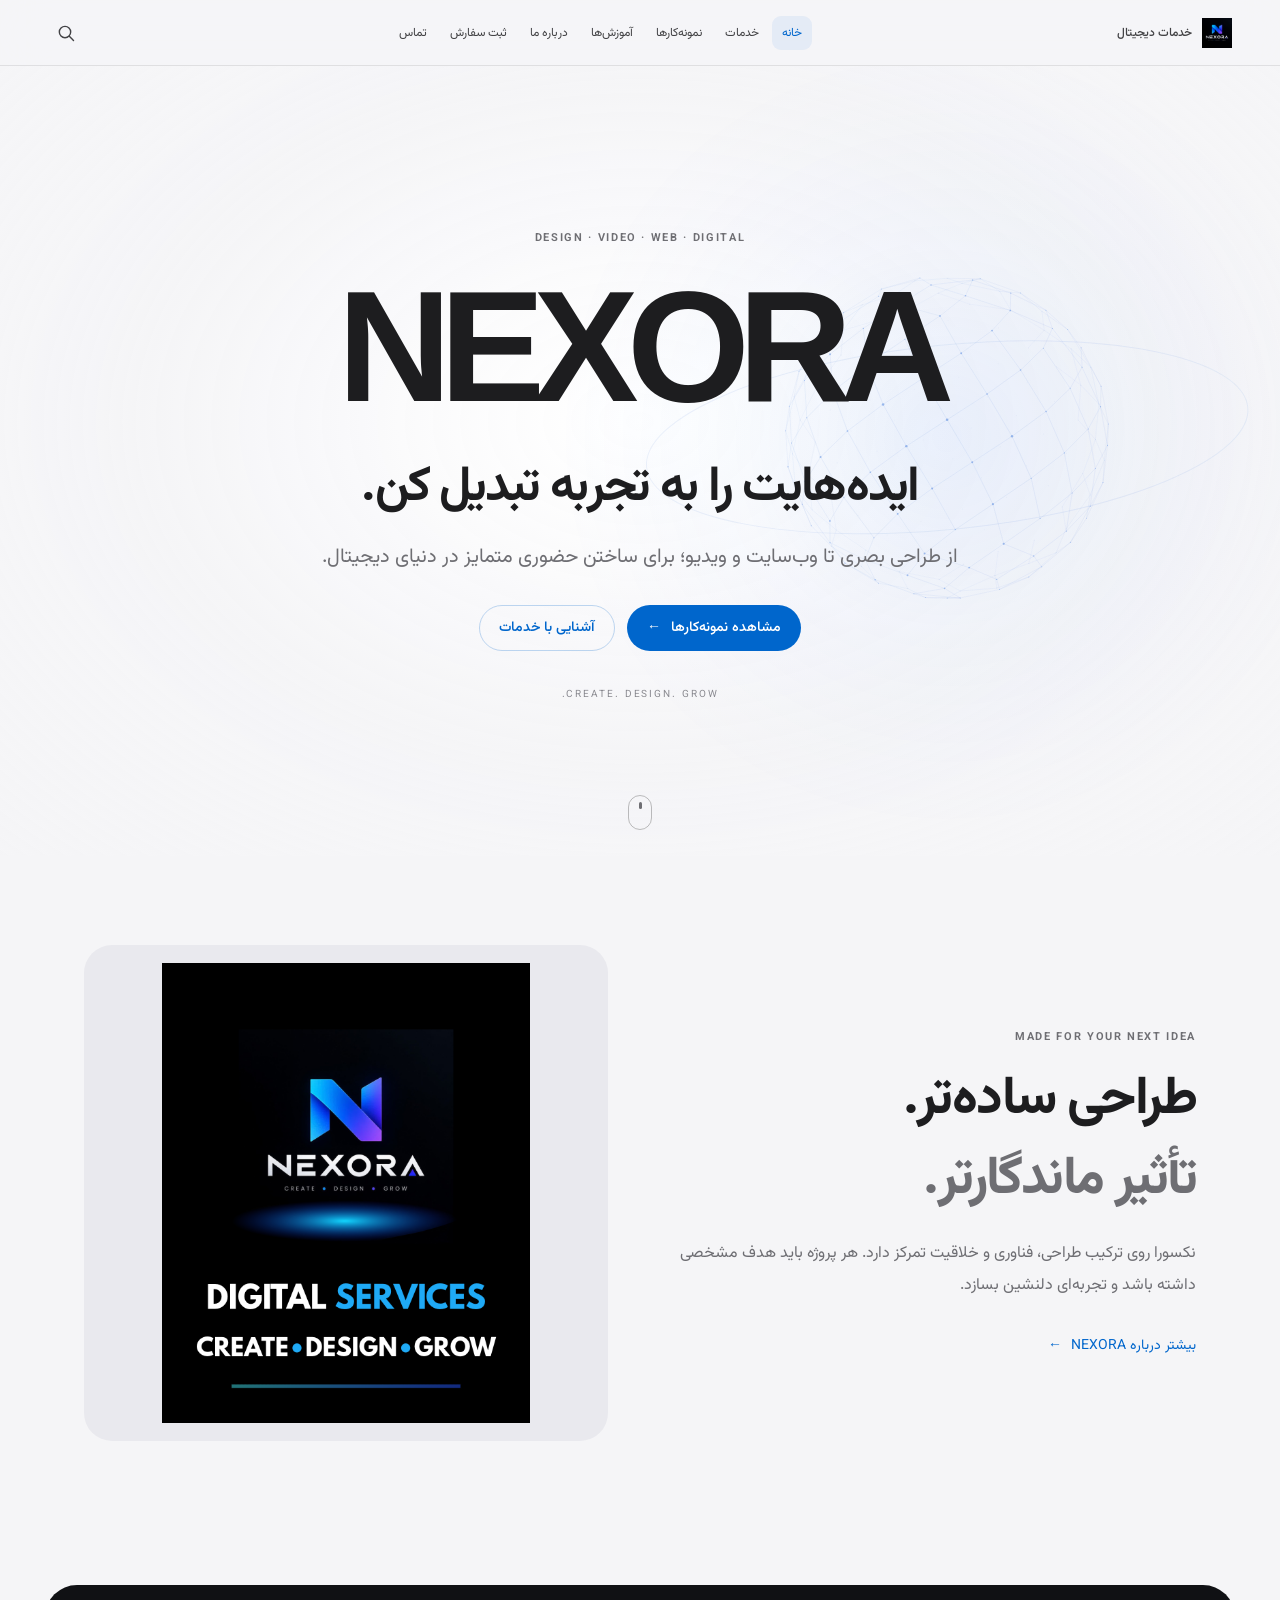
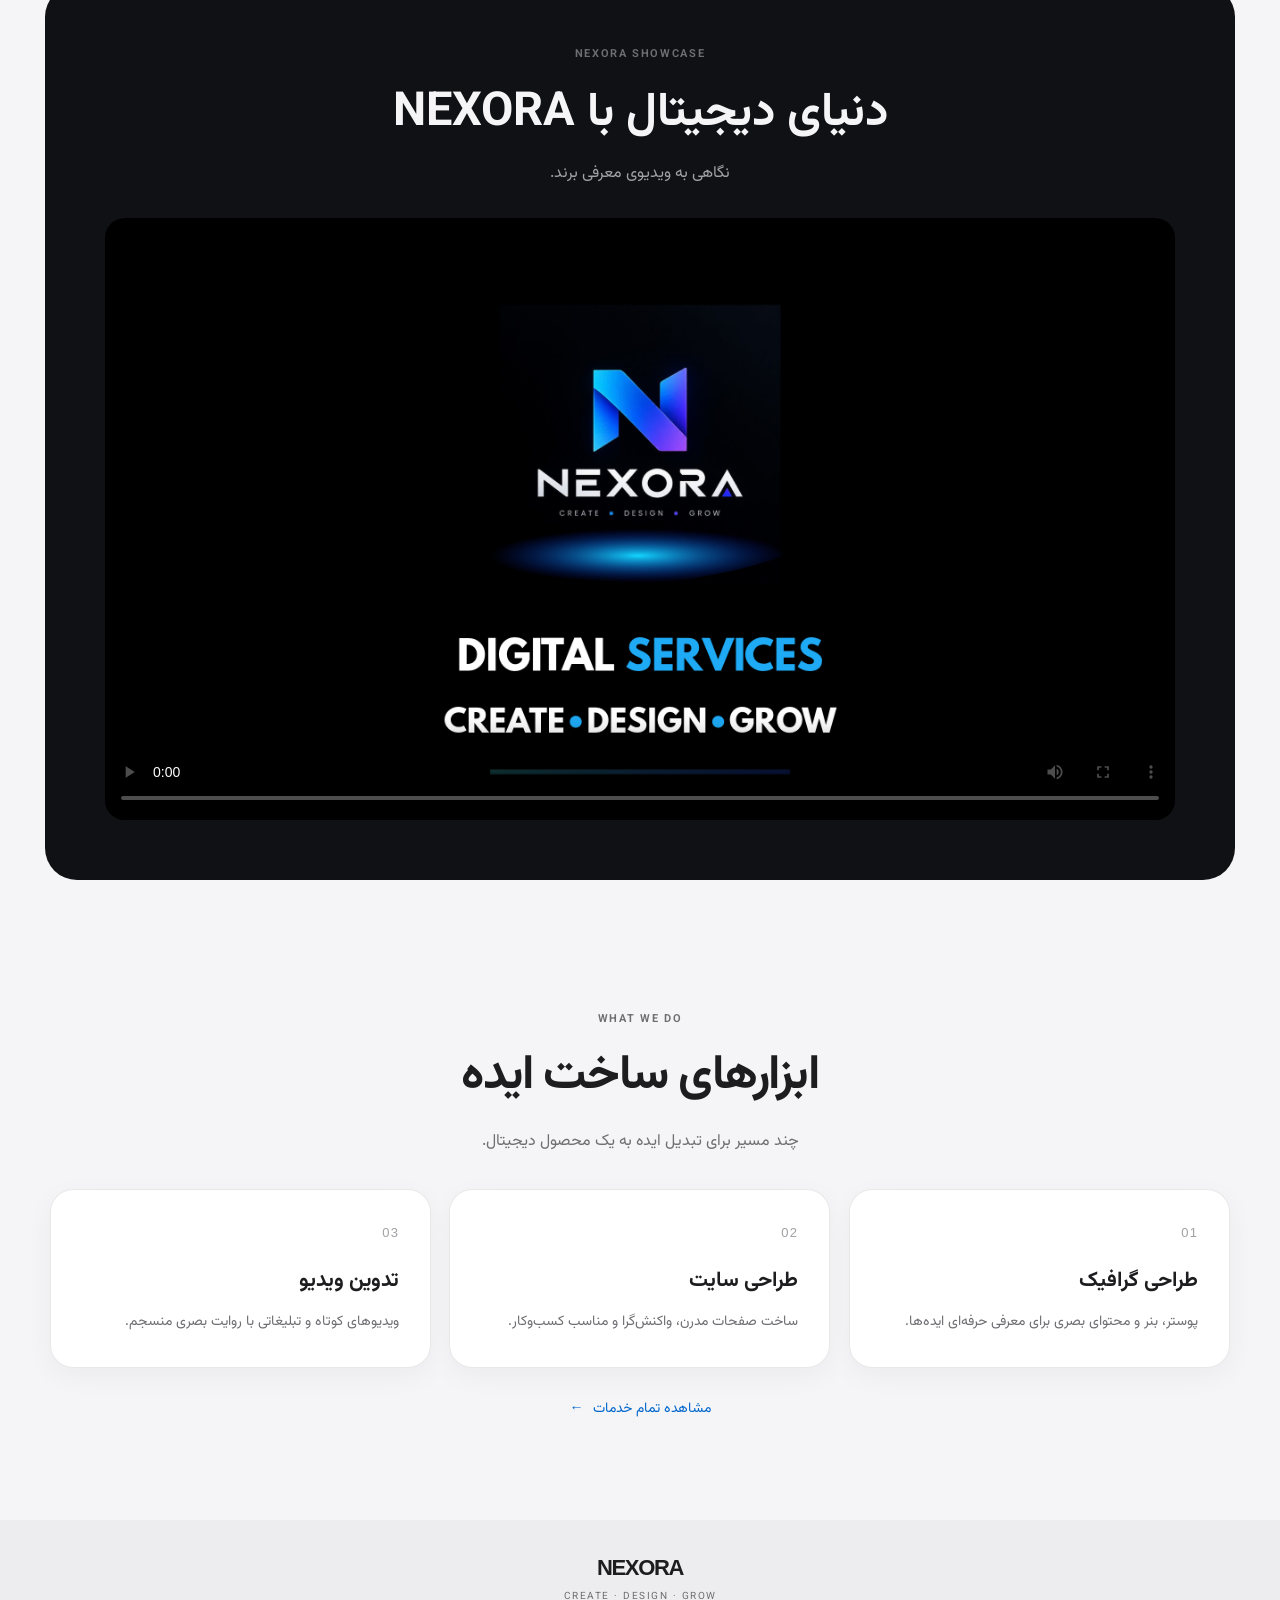
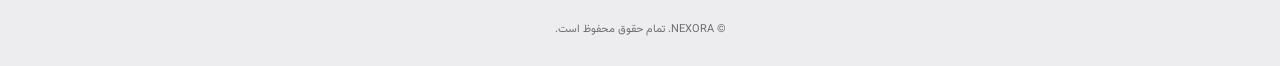
<file: index.html>
<!DOCTYPE html>
<html lang="fa" dir="rtl">
<head>
    <meta charset="UTF-8">
    <meta name="viewport" content="width=device-width, initial-scale=1">

    <title>NEXORA | خدمات دیجیتال</title>

    <meta name="description" content="NEXORA؛ طراحی گرافیک، طراحی سایت، تدوین ویدیو، سئو و خدمات دیجیتال.">
    <meta name="theme-color" content="#f5f5f7">
    <meta name="robots" content="index, follow">
    <meta name="google-site-verification" content="-nJFPMULJXAHZ6bZE1NxKNltCcRmu9CExC5oAuJn1ng" />

    <link rel="canonical" href="https://nexora.ir/">
    <link rel="icon" href="images/nexora-logo.png" type="image/png">
    <link rel="apple-touch-icon" href="images/nexora-logo.png">

    <link rel="preconnect" href="https://fonts.googleapis.com">
    <link rel="preconnect" href="https://fonts.gstatic.com" crossorigin>
    <link href="https://fonts.googleapis.com/css2?family=Vazirmatn:wght@100..900&display=swap" rel="stylesheet">

    <link rel="stylesheet" href="style.css">
    <link rel="stylesheet" href="nexora-3d.css">
</head>

<body>

<header class="site-header">
    <a class="brand" href="#home" data-page="home" aria-label="صفحه اصلی NEXORA">
        <img src="images/nexora-logo.png" alt="NEXORA">
        <span>خدمات دیجیتال</span>
    </a>

    <nav class="top-nav" id="mainNav" aria-label="منوی اصلی">
        <a class="menu-btn active" href="#home" data-page="home">خانه</a>
        <a class="menu-btn" href="#services" data-page="services">خدمات</a>
        <a class="menu-btn" href="#portfolio" data-page="portfolio">نمونه‌کارها</a>
        <a class="menu-btn" href="#tutorials" data-page="tutorials">آموزش‌ها</a>
        <a class="menu-btn" href="#about" data-page="about">درباره ما</a>
        <a class="menu-btn" href="#order" data-page="order">ثبت سفارش</a>
        <a class="menu-btn" href="#contact" data-page="contact">تماس</a>
    </nav>

    <div class="header-actions">
        <button class="search-button" id="searchBtn" type="button" aria-label="جست‌وجو">
            <svg viewBox="0 0 24 24" aria-hidden="true">
                <circle cx="10.8" cy="10.8" r="6.8"></circle>
                <path d="m16 16 5 5"></path>
            </svg>
        </button>
    </div>
</header>

<section class="search-panel" id="searchPanel" aria-label="جست‌وجو در سایت">
    <div class="search-input-row">
        <input id="siteSearch" type="search" placeholder="جست‌وجو در نمونه‌کارها..." autocomplete="off">
        <button id="searchClose" type="button" aria-label="بستن">×</button>
    </div>
    <div class="search-results" id="searchResults"></div>
</section>

<main id="siteMain">

    <!-- صفحه خانه -->
    <section class="page active-page" id="home">

        <div class="hero-stage">
            <canvas id="nx3d" aria-hidden="true"></canvas>

            <div class="hero-copy">
                <p class="eyebrow">DESIGN · VIDEO · WEB · DIGITAL</p>

                <h1>NEXORA</h1>

                <h2>ایده‌هایت را به تجربه تبدیل کن.</h2>

                <p class="hero-description">
                    از طراحی بصری تا وب‌سایت و ویدیو؛
                    برای ساختن حضوری متمایز در دنیای دیجیتال.
                </p>

                <div class="hero-actions">
                    <a class="button-primary" href="#portfolio" data-page="portfolio">
                        مشاهده نمونه‌کارها
                        <span aria-hidden="true">←</span>
                    </a>

                    <a class="button-secondary" href="#services" data-page="services">
                        آشنایی با خدمات
                    </a>
                </div>

                <p class="hero-caption">CREATE. DESIGN. GROW.</p>
            </div>

            <a class="scroll-indicator" href="#services" data-page="services" aria-label="مشاهده بخش بعدی">
                <span></span>
            </a>
        </div>

        <div class="feature-section">
            <div class="feature-copy">
                <p class="eyebrow">MADE FOR YOUR NEXT IDEA</p>
                <h2>طراحی ساده‌تر.
                    <span>تأثیر ماندگارتر.</span>
                </h2>
                <p>
                    نکسورا روی ترکیب طراحی، فناوری و خلاقیت تمرکز دارد.
                    هر پروژه باید هدف مشخصی داشته باشد و تجربه‌ای دلنشین بسازد.
                </p>

                <a class="text-link" href="#about" data-page="about">
                    بیشتر درباره NEXORA
                    <span aria-hidden="true">←</span>
                </a>
            </div>

            <div class="feature-visual">
                <img src="images/nexora-poster.png" alt="نمونه طراحی برند NEXORA" loading="lazy">
            </div>
        </div>

        <section class="video-section">
            <p class="eyebrow">NEXORA SHOWCASE</p>
            <h2>دنیای دیجیتال با NEXORA</h2>
            <p>نگاهی به ویدیوی معرفی برند.</p>

            <video class="main-video" controls playsinline preload="metadata" poster="images/nexora-poster.png">
                <source src="videos/nexora.mp4" type="video/mp4">
                مرورگر شما از پخش ویدیو پشتیبانی نمی‌کند.
            </video>
        </section>

        <section class="home-services">
            <div class="section-heading">
                <p class="eyebrow">WHAT WE DO</p>
                <h2>ابزارهای ساخت ایده</h2>
                <p>چند مسیر برای تبدیل ایده به یک محصول دیجیتال.</p>
            </div>

            <div class="service-grid">
                <article class="service-card">
                    <span class="service-number">01</span>
                    <h3>طراحی گرافیک</h3>
                    <p>پوستر، بنر و محتوای بصری برای معرفی حرفه‌ای ایده‌ها.</p>
                </article>

                <article class="service-card">
                    <span class="service-number">02</span>
                    <h3>طراحی سایت</h3>
                    <p>ساخت صفحات مدرن، واکنش‌گرا و مناسب کسب‌وکار.</p>
                </article>

                <article class="service-card">
                    <span class="service-number">03</span>
                    <h3>تدوین ویدیو</h3>
                    <p>ویدیوهای کوتاه و تبلیغاتی با روایت بصری منسجم.</p>
                </article>
            </div>

            <a class="text-link centered-link" href="#services" data-page="services">
                مشاهده تمام خدمات
                <span aria-hidden="true">←</span>
            </a>
        </section>
    </section>

    <!-- صفحه خدمات -->
    <section class="page" id="services">
        <div class="page-heading">
            <p class="eyebrow">OUR SERVICES</p>
            <h1>خدمات NEXORA</h1>
            <p>خدمات دیجیتال برای ساخت و رشد ایده‌های شما.</p>
        </div>

        <div class="service-grid full-service-grid">
            <article class="service-card">
                <span class="service-number">01</span>
                <h2>طراحی گرافیک</h2>
                <p>طراحی پوستر، پست شبکه‌های اجتماعی، بنر و محتوای بصری.</p>
            </article>

            <article class="service-card">
                <span class="service-number">02</span>
                <h2>طراحی سایت</h2>
                <p>ساخت سایت‌های مدرن، واکنش‌گرا و مناسب معرفی کسب‌وکار.</p>
            </article>

            <article class="service-card">
                <span class="service-number">03</span>
                <h2>تدوین ویدیو</h2>
                <p>تدوین ویدیوهای کوتاه برای تبلیغات و شبکه‌های اجتماعی.</p>
            </article>

            <article class="service-card">
                <span class="service-number">04</span>
                <h2>بهینه‌سازی SEO</h2>
                <p>بهبود ساختار محتوا و اصول اولیه بهینه‌سازی برای موتورهای جست‌وجو.</p>
            </article>

            <article class="service-card">
                <span class="service-number">05</span>
                <h2>خدمات هوش مصنوعی</h2>
                <p>ایده‌پردازی، کمک به تولید محتوا و استفاده خلاقانه از ابزارهای AI.</p>
            </article>
        </div>

        <div class="simple-cta">
            <h2>ایده‌ای برای ساخت داری؟</h2>
            <p>جزئیات پروژه‌ات را بفرست تا مسیر شروع مشخص شود.</p>
            <a class="button-primary" href="#order" data-page="order">ثبت سفارش</a>
        </div>
    </section>

    <!-- صفحه نمونه‌کارها -->
    <section class="page" id="portfolio">
        <div class="page-heading">
            <p class="eyebrow">SELECTED PROJECTS</p>
            <h1>نمونه‌کارها</h1>
            <p>مجموعه‌ای از طراحی‌ها، ویدیوها و تمرین‌های دیجیتال نکسورا.</p>
        </div>

        <div class="notice">
            نمونه‌های مربوط به برندهای دیگر، پروژه‌های تمرینی یا مفهومی هستند
            و به معنی همکاری رسمی با آن برندها نیستند.
        </div>

        <div class="portfolio-grid" id="portfolioGrid" aria-live="polite">
            <p class="loading-message">در حال بارگذاری نمونه‌کارها...</p>
        </div>
    </section>

    <!-- صفحه آموزش‌ها -->
    <section class="page" id="tutorials">
        <div class="page-heading">
            <p class="eyebrow">LEARN AND CREATE</p>
            <h1>آموزش‌ها</h1>
            <p>یادگیری قدم‌به‌قدم ابزارهای موردنیاز برای ساخت پروژه دیجیتال.</p>
        </div>

        <div class="tutorial-list">
            <details class="tutorial-card">
                <summary>آموزش طراحی با Canva</summary>
                <ol>
                    <li>انتخاب اندازه مناسب طراحی</li>
                    <li>انتخاب تصویر و پس‌زمینه</li>
                    <li>ترکیب رنگ‌ها و ایجاد سلسله‌مراتب بصری</li>
                    <li>انتخاب فونت خوانا</li>
                    <li>ساخت و خروجی گرفتن از طرح</li>
                </ol>
            </details>

            <details class="tutorial-card">
                <summary>آموزش تدوین با CapCut</summary>
                <ol>
                    <li>وارد کردن ویدیو</li>
                    <li>برش قسمت‌های اضافی</li>
                    <li>تنظیم صدا و موسیقی</li>
                    <li>استفاده متعادل از افکت و انتقال</li>
                    <li>گرفتن خروجی مناسب پلتفرم مقصد</li>
                </ol>
            </details>

            <details class="tutorial-card">
                <summary>آموزش ابزارهای هوش مصنوعی</summary>
                <ol>
                    <li>تبدیل ایده به توضیح دقیق</li>
                    <li>نوشتن دستور روشن و مشخص</li>
                    <li>بررسی خروجی و اصلاح اشکالات</li>
                    <li>استفاده از خروجی در پروژه‌های واقعی</li>
                </ol>
            </details>
        </div>
    </section>

    <!-- صفحه درباره ما -->
    <section class="page" id="about">
        <div class="page-heading">
            <p class="eyebrow">ABOUT NEXORA</p>
            <h1>سادگی، خلاقیت و فناوری</h1>
            <p>NEXORA یک برند دیجیتال در مسیر یادگیری و ساخت تجربه‌های مدرن است.</p>
        </div>

        <div class="about-panel">
            <div>
                <p class="eyebrow">OUR APPROACH</p>
                <h2>هر جزئیات باید دلیلی داشته باشد.</h2>
            </div>
            <div>
                <p>
                    نکسورا روی طراحی گرافیک، طراحی سایت، تدوین ویدیو،
                    بهینه‌سازی SEO و ابزارهای هوش مصنوعی تمرکز دارد.
                </p>
                <p>
                    هدف این پروژه، ساخت تجربه‌های دیجیتال کاربردی با ظاهر مرتب،
                    عملکرد مناسب و توجه به جزئیات است.
                </p>
                <p>
                    تعدادی از نمونه‌کارها آموزشی و مفهومی هستند و برای تمرین
                    طراحی و توسعه ساخته شده‌اند.
                </p>
            </div>
        </div>
    </section>

    <!-- صفحه ثبت سفارش -->
    <section class="page" id="order">
        <div class="page-heading">
            <p class="eyebrow">START A PROJECT</p>
            <h1>بیایید ایده‌ات را بسازیم.</h1>
            <p>مشخصات پروژه را وارد کن؛ سپس بات تلگرام باز می‌شود و متن سفارش برای ارسال آماده خواهد بود.</p>
        </div>

        <div class="order-panel">
            <form id="orderForm">
                <label for="orderService">خدمت موردنظر</label>
                <select id="orderService" name="service" required>
                    <option value="طراحی گرافیک">طراحی گرافیک</option>
                    <option value="طراحی سایت">طراحی سایت</option>
                    <option value="تدوین ویدیو">تدوین ویدیو</option>
                    <option value="بهینه‌سازی SEO">بهینه‌سازی SEO</option>
                    <option value="خدمات هوش مصنوعی">خدمات هوش مصنوعی</option>
                </select>

                <label for="orderName">نام شما (اختیاری)</label>
                <input id="orderName" name="name" type="text" autocomplete="name" placeholder="نام">

                <label for="orderDescription">توضیح پروژه</label>
                <textarea id="orderDescription" name="description" rows="5" required placeholder="مثلاً: یک پوستر تبلیغاتی با رنگ‌بندی آبی و مشکی..."></textarea>

                <label for="orderPreview">متن سفارش</label>
                <textarea id="orderPreview" rows="6" readonly placeholder="متن سفارش پس از تکمیل اطلاعات اینجا نمایش داده می‌شود."></textarea>

                <button class="button-primary" type="submit">باز کردن بات و ارسال سفارش</button>
                <p id="orderStatus" class="form-status" role="status"></p>
            </form>
        </div>

        <div class="price-panel">
            <h2>خدمات و قیمت‌های تقریبی</h2>
            <p>قیمت نهایی به جزئیات پروژه بستگی دارد.</p>

            <div class="price-row">
                <span>طراحی گرافیک</span>
                <strong>۵۰ تا ۳۰۰ هزار تومان</strong>
            </div>
            <div class="price-row">
                <span>طراحی سایت ساده</span>
                <strong>توافقی</strong>
            </div>
            <div class="price-row">
                <span>تدوین ویدیو کوتاه</span>
                <strong>۲۰۰ تا ۵۰۰ هزار تومان</strong>
            </div>
            <div class="price-row">
                <span>خدمات SEO</span>
                <strong>توافقی</strong>
            </div>
            <div class="price-row">
                <span>خدمات هوش مصنوعی</span>
                <strong>توافقی</strong>
            </div>
        </div>
    </section>

    <!-- صفحه تماس -->
    <section class="page" id="contact">
        <div class="page-heading">
            <p class="eyebrow">GET IN TOUCH</p>
            <h1>در ارتباط باشیم.</h1>
            
        </div>

        <div class="contact-grid"><article class="contact-card">
                <h2>کانال تلگرام</h2>
                <p>اخبار، آموزش‌ها و نمونه‌کارهای جدید NEXORA.</p>
                <a data-link="telegram" href="#" target="_blank" rel="noopener">عضویت در کانال</a>
            </article>

            <article class="contact-card">
                <h2>بات تلگرام</h2>
                <p>دستیار هوشمند NEXORA برای پاسخ و ثبت سفارش.</p>
                <a data-link="telegramBot" href="#" target="_blank" rel="noopener">شروع گفتگو با بات</a>
            </article>

            <article class="contact-card">
                <h2>یوتیوب</h2>
                <p>ویدیوهای آموزشی طراحی، تبلیغات و تدوین.</p>
                <a data-link="youtube" href="#" target="_blank" rel="noopener">مشاهده کانال</a>
            </article></div>
    </section>

</main>

<footer class="site-footer">
    <a class="footer-brand" href="#home" data-page="home">NEXORA</a>
    <p>CREATE · DESIGN · GROW</p>
    <small>© NEXORA. تمام حقوق محفوظ است.</small>
</footer>

<button id="toTop" class="to-top" type="button" aria-label="بازگشت به بالا">↑</button>

<script src="data.js"></script>
<script src="nexora-enhancements.js" defer></script>
<script src="nexora-3d-full.js" defer></script>

</body>
</html>
</file>
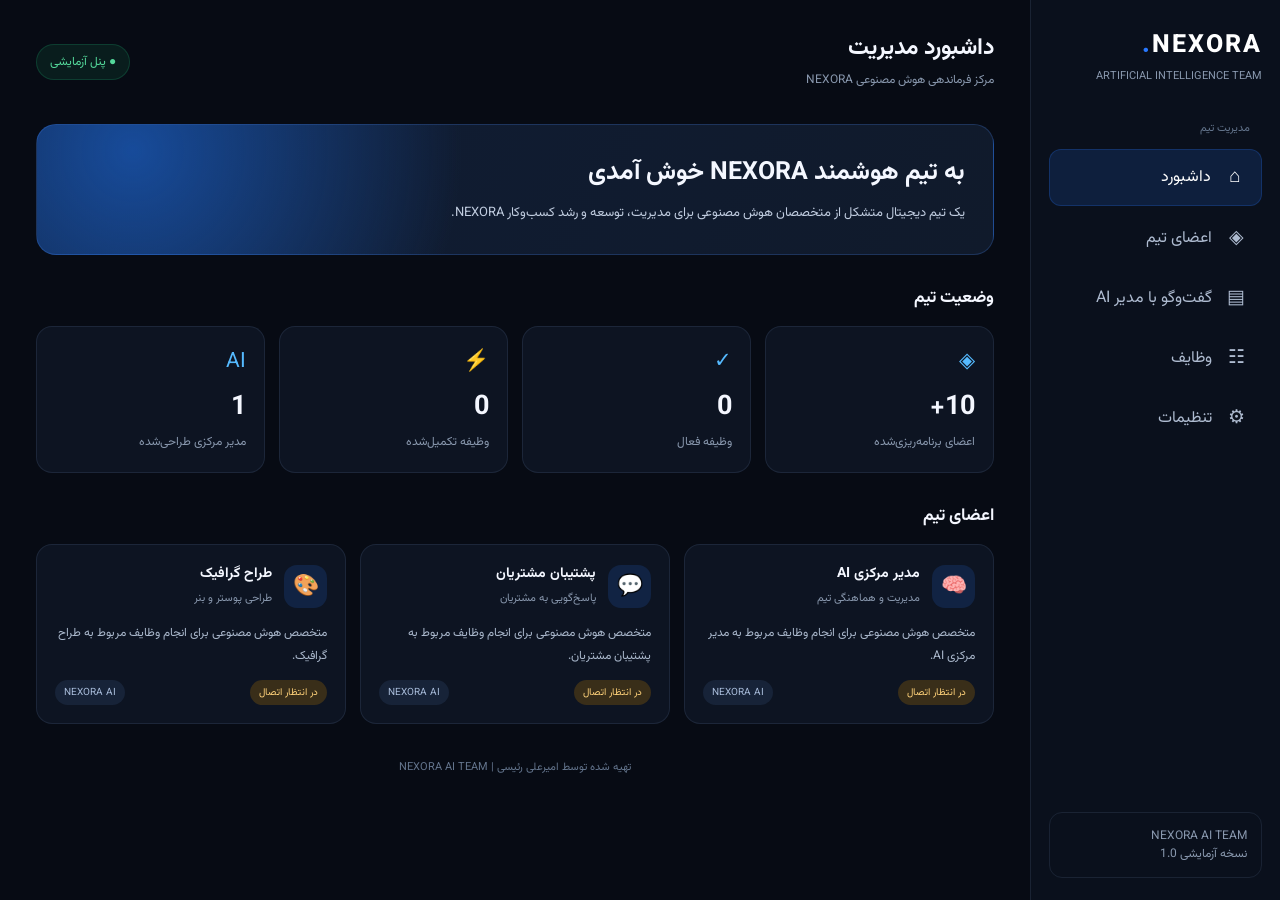
<file: team/index.html>
<!DOCTYPE html>
<html lang="fa" dir="rtl">
<head>
<meta charset="UTF-8">
<meta name="viewport" content="width=device-width, initial-scale=1.0">
<title>NEXORA AI TEAM</title>
<style>
@import url('https://fonts.googleapis.com/css2?family=Vazirmatn:wght@400;500;600;700;800&display=swap');

:root {
  --bg:#070b14;
  --panel:#0d1422;
  --panel2:#111c2d;
  --blue:#2878ff;
  --cyan:#55baff;
  --text:#f4f7ff;
  --muted:#8998ae;
  --border:rgba(130,160,210,.13);
}
*{box-sizing:border-box}
body{
  margin:0;background:var(--bg);color:var(--text);
  font-family:Vazirmatn,Tahoma,sans-serif;
}
button,input{font:inherit}
.layout{display:flex;min-height:100vh}
.sidebar{
  width:250px;background:#0a101c;border-left:1px solid var(--border);
  padding:26px 18px;position:fixed;right:0;top:0;bottom:0;
}
.logo{font-size:25px;font-weight:800;letter-spacing:2px;color:white}
.logo span{color:var(--blue)}
.sublogo{font-size:11px;color:var(--muted);margin-top:3px}
.menu-title{font-size:11px;color:#64758d;margin:35px 12px 12px}
.nav{
  width:100%;display:flex;align-items:center;gap:12px;
  padding:13px 14px;border:0;border-radius:12px;
  background:transparent;color:#aebbd0;text-align:right;
  cursor:pointer;margin:5px 0;transition:.2s;
}
.nav:hover,.nav.active{background:rgba(40,120,255,.15);color:white}
.nav.active{border:1px solid rgba(40,120,255,.22)}
.nav .ico{font-size:19px;width:24px;text-align:center}
.sidebar-bottom{
  position:absolute;bottom:22px;right:18px;left:18px;
  padding:14px;border:1px solid var(--border);border-radius:13px;
  color:var(--muted);font-size:12px;
}
.main{margin-right:250px;width:calc(100% - 250px);padding:30px 36px}
.topbar{display:flex;justify-content:space-between;align-items:center;gap:15px}
.topbar h1{font-size:23px;margin:0}
.topbar p{font-size:12px;color:var(--muted);margin:5px 0}
.status{
  background:rgba(30,190,120,.1);color:#54d99b;
  border:1px solid rgba(30,190,120,.2);
  border-radius:30px;padding:8px 13px;font-size:12px;
}
.welcome{
  margin-top:30px;padding:28px;border-radius:20px;
  background:radial-gradient(circle at 10% 20%,#174b9a 0%,transparent 38%),
  linear-gradient(120deg,#101d35,#101a2b);
  border:1px solid rgba(75,140,255,.22);
}
.welcome h2{font-size:25px;margin:0 0 8px}
.welcome p{color:#c1cde0;font-size:13px;line-height:2;margin:0}
.section-title{font-size:17px;margin:30px 0 15px}
.stats{display:grid;grid-template-columns:repeat(4,1fr);gap:14px}
.stat,.agent,.content-box{
  background:var(--panel);border:1px solid var(--border);
  border-radius:16px;padding:18px;
}
.stat small{color:var(--muted);font-size:12px}
.stat strong{display:block;font-size:27px;margin-top:8px}
.stat .symbol{font-size:21px;color:var(--cyan)}
.agents{display:grid;grid-template-columns:repeat(3,1fr);gap:14px}
.agent{transition:.25s}
.agent:hover{transform:translateY(-4px);border-color:#2878ff66}
.agent-head{display:flex;align-items:center;gap:12px}
.avatar{
  width:43px;height:43px;border-radius:13px;
  display:grid;place-items:center;font-size:21px;
  background:rgba(40,120,255,.15)
}
.agent h3{font-size:14px;margin:0}
.agent small{font-size:11px;color:var(--muted)}
.agent p{font-size:12px;color:#aab8cc;line-height:1.9;min-height:44px}
.agent-foot{display:flex;justify-content:space-between;align-items:center}
.tag{font-size:10px;padding:5px 9px;border-radius:20px;background:#172338;color:#a9bddb}
.tag.wait{color:#ffd27a;background:#392e19}
.content-box{margin-top:15px}
.content-box p{font-size:12px;color:var(--muted);line-height:2}
.page{display:none}
.page.active{display:block}
.primary{
  background:var(--blue);color:white;border:0;border-radius:10px;
  padding:10px 17px;cursor:pointer;font-size:12px
}
.primary:hover{background:#1264ed}
.chat-row{display:flex;gap:9px;margin-top:15px}
.chat-row input{
  flex:1;min-width:0;background:#080f1b;border:1px solid var(--border);
  color:white;border-radius:10px;padding:12px;outline:none
}
.chat-row input:focus{border-color:var(--blue)}
#toast{
  position:fixed;bottom:25px;left:25px;background:#17263c;
  border:1px solid #2878ff66;padding:13px 18px;border-radius:12px;
  font-size:12px;display:none;z-index:10
}
footer{text-align:center;color:#64758d;font-size:11px;margin:35px 0 10px}
@media(max-width:950px){
 .sidebar{width:75px;padding:20px 10px}
 .logo{font-size:0}.logo span{font-size:22px}
 .sublogo,.menu-title,.nav .label,.sidebar-bottom{display:none}
 .nav{justify-content:center;padding:13px 5px}
 .main{margin-right:75px;width:calc(100% - 75px);padding:22px 16px}
 .stats{grid-template-columns:repeat(2,1fr)}
 .agents{grid-template-columns:repeat(2,1fr)}
}
@media(max-width:600px){
 .agents{grid-template-columns:1fr}
 .topbar h1{font-size:18px}
 .welcome h2{font-size:20px}
}
</style>
</head>
<body>
<div class="layout">
<aside class="sidebar">
  <div class="logo">NEXORA<span>.</span></div>
  <div class="sublogo">ARTIFICIAL INTELLIGENCE TEAM</div>

  <div class="menu-title">مدیریت تیم</div>
  <button class="nav active" data-page="dashboard"><span class="ico">⌂</span><span class="label">داشبورد</span></button>
  <button class="nav" data-page="agents"><span class="ico">◈</span><span class="label">اعضای تیم</span></button>
  <button class="nav" data-page="chat"><span class="ico">▤</span><span class="label">گفت‌وگو با مدیر AI</span></button>
  <button class="nav" data-page="tasks"><span class="ico">☷</span><span class="label">وظایف</span></button>
  <button class="nav" data-page="settings"><span class="ico">⚙</span><span class="label">تنظیمات</span></button>

  <div class="sidebar-bottom">NEXORA AI TEAM<br>نسخه آزمایشی 1.0</div>
</aside>

<main class="main">
  <div class="topbar">
    <div>
      <h1 id="pageTitle">داشبورد مدیریت</h1>
      <p>مرکز فرماندهی هوش مصنوعی NEXORA</p>
    </div>
    <div class="status">● پنل آزمایشی</div>
  </div>

  <section class="page active" id="dashboard">
    <div class="welcome">
      <h2>به تیم هوشمند NEXORA خوش آمدی</h2>
      <p>یک تیم دیجیتال متشکل از متخصصان هوش مصنوعی برای مدیریت، توسعه و رشد کسب‌وکار NEXORA.</p>
    </div>

    <h2 class="section-title">وضعیت تیم</h2>
    <div class="stats">
      <div class="stat"><span class="symbol">◈</span><strong>10+</strong><small>اعضای برنامه‌ریزی‌شده</small></div>
      <div class="stat"><span class="symbol">✓</span><strong>0</strong><small>وظیفه فعال</small></div>
      <div class="stat"><span class="symbol">⚡</span><strong>0</strong><small>وظیفه تکمیل‌شده</small></div>
      <div class="stat"><span class="symbol">AI</span><strong>1</strong><small>مدیر مرکزی طراحی‌شده</small></div>
    </div>

    <h2 class="section-title">اعضای تیم</h2>
    <div class="agents" id="dashboardAgents"></div>
  </section>

  <section class="page" id="agents">
    <h2 class="section-title">اعضای هوش مصنوعی</h2>
    <p style="color:var(--muted);font-size:12px">اعضای زیر در این نسخه معرفی شده‌اند؛ اتصال واقعی آن‌ها در مراحل بعد انجام می‌شود.</p>
    <div class="agents" id="allAgents"></div>
  </section>

  <section class="page" id="chat">
    <h2 class="section-title">گفت‌وگو با مدیر مرکزی AI</h2>
    <div class="content-box">
      <strong>مدیر هوش مصنوعی NEXORA</strong>
      <p>سلام! من مدیر مرکزی تیم NEXORA هستم. رابط گفت‌وگو آماده شده، اما هنوز به مدل هوش مصنوعی متصل نیستم.</p>
      <div id="chatMessages"></div>
      <div class="chat-row">
        <input id="chatInput" placeholder="پیامت را بنویس...">
        <button class="primary" id="sendBtn">ارسال</button>
      </div>
      <p>این گفت‌وگو در حال حاضر آزمایشی است و پیام‌ها به AI واقعی ارسال نمی‌شوند.</p>
    </div>
  </section>

  <section class="page" id="tasks">
    <h2 class="section-title">مدیریت وظایف</h2>
    <div class="content-box">
      <strong>هنوز وظیفه‌ای ثبت نشده است.</strong>
      <p>در مراحل بعدی، درخواست‌ها بین اعضای تیم تقسیم و وضعیت اجرای آن‌ها در این بخش نمایش داده می‌شود.</p>
    </div>
  </section>

  <section class="page" id="settings">
    <h2 class="section-title">تنظیمات تیم</h2>
    <div class="content-box">
      <strong>تنظیمات زیرساخت</strong>
      <p>اتصال n8n، سرویس‌های Cloudflare، مدل‌های هوش مصنوعی و تلگرام در مراحل بعد پیکربندی می‌شوند.</p>
      <p>هیچ کلید API یا رمز عبوری را داخل این فایل قرار نده.</p>
    </div>
  </section>

<footer>تهیه شده توسط امیرعلی رئیسی | NEXORA AI TEAM</footer>
</main>
</div>
<div id="toast"></div>

<script>
const agents = [
 {icon:"🧠",name:"مدیر مرکزی AI",role:"مدیریت و هماهنگی تیم",status:"در انتظار اتصال"},
 {icon:"💬",name:"پشتیبان مشتریان",role:"پاسخ‌گویی به مشتریان",status:"در انتظار اتصال"},
 {icon:"🎨",name:"طراح گرافیک",role:"طراحی پوستر و بنر",status:"در انتظار اتصال"},
 {icon:"📢",name:"مدیر تلگرام",role:"مدیریت و انتشار محتوا",status:"در انتظار اتصال"},
 {icon:"💼",name:"مدیر فروش",role:"پیگیری سفارش‌ها و فروش",status:"در انتظار اتصال"},
 {icon:"💻",name:"برنامه‌نویس",role:"توسعه سایت و ابزارها",status:"در انتظار اتصال"},
 {icon:"🌐",name:"مدیر وب‌سایت",role:"مدیریت سایت NEXORA",status:"در انتظار اتصال"},
 {icon:"✍️",name:"تولیدکننده محتوا",role:"نوشتن متن و ایده تبلیغاتی",status:"در انتظار اتصال"},
 {icon:"📈",name:"متخصص SEO",role:"بهینه‌سازی موتور جست‌وجو",status:"در انتظار اتصال"},
 {icon:"📊",name:"تحلیلگر",role:"گزارش و تحلیل عملکرد",status:"در انتظار اتصال"},
 {icon:"📋",name:"مدیر پروژه",role:"برنامه‌ریزی و پیگیری کارها",status:"در انتظار اتصال"}
];

function agentCard(a){
 return `<article class="agent">
  <div class="agent-head">
   <div class="avatar">${a.icon}</div>
   <div><h3>${a.name}</h3><small>${a.role}</small></div>
  </div>
  <p>متخصص هوش مصنوعی برای انجام وظایف مربوط به ${a.name}.</p>
  <div class="agent-foot"><span class="tag wait">${a.status}</span><span class="tag">NEXORA AI</span></div>
 </article>`;
}
document.getElementById("dashboardAgents").innerHTML=agents.slice(0,3).map(agentCard).join("");
document.getElementById("allAgents").innerHTML=agents.map(agentCard).join("");

const titles={
 dashboard:"داشبورد مدیریت",
 agents:"اعضای تیم",
 chat:"گفت‌وگو با مدیر AI",
 tasks:"مدیریت وظایف",
 settings:"تنظیمات"
};
document.querySelectorAll(".nav").forEach(btn=>{
 btn.addEventListener("click",()=>{
  document.querySelectorAll(".nav").forEach(b=>b.classList.remove("active"));
  document.querySelectorAll(".page").forEach(p=>p.classList.remove("active"));
  btn.classList.add("active");
  document.getElementById(btn.dataset.page).classList.add("active");
  document.getElementById("pageTitle").textContent=titles[btn.dataset.page];
 });
});

function notify(message){
 const toast=document.getElementById("toast");
 toast.textContent=message;
 toast.style.display="block";
 setTimeout(()=>toast.style.display="none",2800);
}
function sendMessage(){
 const input=document.getElementById("chatInput");
 const value=input.value.trim();
 if(!value)return;
 const messages=document.getElementById("chatMessages");
 const item=document.createElement("p");
 item.textContent="شما: "+value;
 item.style.cssText="color:#fff;background:#17263c;padding:10px;border-radius:10px";
 messages.appendChild(item);
 const answer=document.createElement("p");
 answer.textContent="مدیر AI: پیام شما ثبت نمایشی شد. برای پاسخ واقعی، باید اتصال هوش مصنوعی را راه‌اندازی کنیم.";
 answer.style.cssText="color:#8fc5ff;background:#101d30;padding:10px;border-radius:10px";
 messages.appendChild(answer);
 input.value="";
}
document.getElementById("sendBtn").addEventListener("click",sendMessage);
document.getElementById("chatInput").addEventListener("keydown",e=>{
 if(e.key==="Enter")sendMessage();
});
</script>
</body>
</html>
</file>
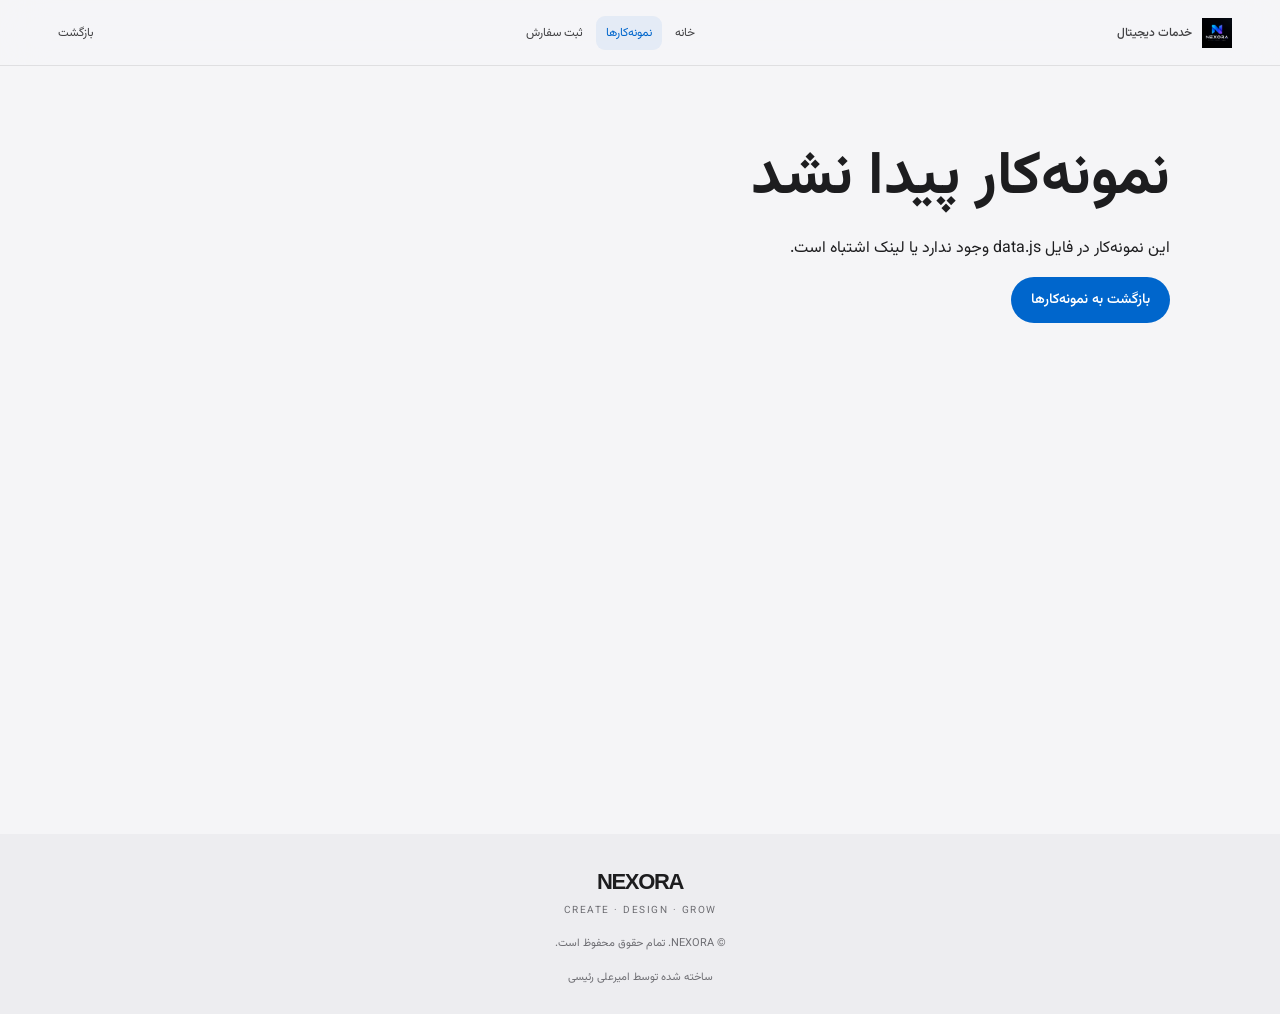
<file: portfolio.html>
<!DOCTYPE html>
<html lang="fa" dir="rtl">
<head>
    <meta charset="UTF-8">
    <meta name="viewport" content="width=device-width, initial-scale=1">

    <title>نمونه‌کار | NEXORA</title>

    <meta name="description" content="مشاهده جزئیات نمونه‌کارهای NEXORA">
    <meta name="theme-color" content="#f5f5f7">

    <link rel="icon" href="images/nexora-logo.png" type="image/png">

    <link rel="preconnect" href="https://fonts.googleapis.com">
    <link rel="preconnect" href="https://fonts.gstatic.com" crossorigin>
    <link href="https://fonts.googleapis.com/css2?family=Vazirmatn:wght@100..900&display=swap" rel="stylesheet">

    <link rel="stylesheet" href="style.css">
    <link rel="stylesheet" href="nexora-3d.css">
</head>

<body>

<header class="site-header">
    <a class="brand" href="index.html#home">
        <img src="images/nexora-logo.png" alt="NEXORA">
        <span>خدمات دیجیتال</span>
    </a>

    <nav class="top-nav" aria-label="پیوندهای سایت">
        <a class="menu-btn" href="index.html#home">خانه</a>
        <a class="menu-btn active" href="index.html#portfolio">نمونه‌کارها</a>
        <a class="menu-btn" href="index.html#order">ثبت سفارش</a>
    </nav>

    <div class="header-actions">
        <a class="menu-btn" href="index.html#portfolio">بازگشت</a>
    </div>
</header>

<main class="detail-page">
    <div class="detail" id="portfolioDetail">
        <p class="loading-message">در حال بارگذاری نمونه‌کار...</p>
    </div>
</main>

<footer class="site-footer">
    <a class="footer-brand" href="index.html#home">NEXORA</a>
    <p>CREATE · DESIGN · GROW</p>
    <small>© NEXORA. تمام حقوق محفوظ است.</small>
    <small class="made-by">ساخته شده توسط امیرعلی رئیسی</small>
</footer>

<button id="toTop" class="to-top" type="button" aria-label="بازگشت به بالا">↑</button>

<script src="data.js"></script>
<script src="nexora-enhancements.js" defer></script>

</body>
</html>
</file>
<file: style.css>
/* =====================================================
   NEXORA — MAIN STYLESHEET
   Apple-inspired, minimal, responsive design
===================================================== */

:root {
    --bg: #f5f5f7;
    --surface: #ffffff;
    --text: #1d1d1f;
    --muted: #6e6e73;
    --blue: #06c;
    --border: rgba(0, 0, 0, 0.09);
    --shadow: 0 8px 28px rgba(0, 0, 0, 0.045);
    --shadow-hover: 0 18px 45px rgba(0, 0, 0, 0.09);
    --radius: 24px;
    font-family: "Vazirmatn", -apple-system, BlinkMacSystemFont, "Segoe UI", Tahoma, sans-serif;
}

* {
    box-sizing: border-box;
}

html {
    scroll-behavior: smooth;
    background: var(--bg);
    color-scheme: light;
}

body {
    margin: 0;
    min-width: 320px;
    overflow-x: hidden;
    color: var(--text);
    background: var(--bg);
    font-family: "Vazirmatn", -apple-system, BlinkMacSystemFont, "Segoe UI", Tahoma, sans-serif;
    -webkit-font-smoothing: antialiased;
}

button,
input,
select,
textarea {
    font: inherit;
}

button,
a {
    -webkit-tap-highlight-color: transparent;
}

a {
    color: var(--blue);
}

img,
video {
    max-width: 100%;
}

/* HEADER */

.site-header {
    position: fixed;
    inset: 0 0 auto;
    z-index: 2000;

    min-height: 66px;
    display: grid;
    grid-template-columns: auto minmax(0, 1fr) auto;
    align-items: center;
    gap: 20px;

    padding: 0 clamp(16px, 4vw, 48px);

    background: rgba(245, 245, 247, 0.88);
    border-bottom: 1px solid var(--border);

    backdrop-filter: saturate(180%) blur(22px);
    -webkit-backdrop-filter: saturate(180%) blur(22px);
}

.brand {
    display: inline-flex;
    align-items: center;
    gap: 10px;
    min-width: max-content;

    color: var(--text);
    text-decoration: none;
}

.brand img {
    display: block;
    width: auto;
    height: 30px;
    object-fit: contain;
}

.brand span {
    color: #424245;
    font-size: 12px;
    font-weight: 500;
}

.top-nav {
    display: flex;
    align-items: center;
    justify-content: center;
    gap: 3px;
    min-width: 0;
}

.menu-btn {
    display: inline-flex;
    justify-content: center;
    align-items: center;

    min-height: 34px;
    padding: 7px 10px;

    color: #424245;
    background: transparent;
    border: 0;
    border-radius: 9px;

    font-size: 12px;
    text-decoration: none;
    white-space: nowrap;

    transition: color .2s ease, background .2s ease;
}

.menu-btn:hover {
    color: var(--text);
    background: rgba(0, 0, 0, .05);
}

.menu-btn.active {
    color: var(--blue);
    background: rgba(0, 102, 204, .07);
}

.header-actions {
    display: flex;
    align-items: center;
    justify-content: flex-end;
}

.search-button {
    display: inline-flex;
    align-items: center;
    justify-content: center;

    width: 36px;
    height: 36px;

    padding: 8px;
    color: #424245;
    background: transparent;

    border: 0;
    border-radius: 50%;
    cursor: pointer;

    transition: background .2s ease;
}

.search-button:hover {
    background: rgba(0, 0, 0, .06);
}

.search-button svg {
    width: 20px;
    height: 20px;
    fill: none;
    stroke: currentColor;
    stroke-width: 1.7;
    stroke-linecap: round;
}

/* SEARCH */

.search-panel {
    position: fixed;
    top: 77px;
    right: 20px;
    z-index: 3000;

    display: none;
    width: min(470px, calc(100vw - 40px));
    max-height: min(75vh, 600px);
    overflow-y: auto;

    padding: 15px;

    background: rgba(255, 255, 255, .97);
    border: 1px solid var(--border);
    border-radius: 18px;
    box-shadow: var(--shadow-hover);

    backdrop-filter: blur(18px);
}

.search-panel.open {
    display: block;
    animation: fade-up .22s ease both;
}

.search-input-row {
    display: flex;
    align-items: center;
    gap: 8px;
}

.search-input-row input {
    flex: 1;
    min-width: 0;

    padding: 11px 13px;

    color: var(--text);
    background: #f5f5f7;

    border: 1px solid transparent;
    border-radius: 11px;
    outline: none;
}

.search-input-row input:focus {
    border-color: rgba(0, 102, 204, .45);
}

.search-input-row button {
    width: 35px;
    height: 35px;

    color: var(--muted);
    background: transparent;
    border: 0;

    font-size: 26px;
    cursor: pointer;
}

.search-results {
    display: grid;
    gap: 4px;
    margin-top: 10px;
}

.search-result-item {
    display: flex;
    align-items: center;
    gap: 12px;

    padding: 10px;
    color: var(--text);
    text-decoration: none;

    border-radius: 11px;
}

.search-result-item:hover {
    background: #f5f5f7;
}

.search-result-item img {
    width: 56px;
    height: 48px;
    object-fit: cover;
    border-radius: 8px;
    background: #e8e8ed;
}

.search-result-copy {
    display: grid;
    gap: 3px;
}

.search-result-copy small {
    color: var(--muted);
}

.search-empty {
    padding: 15px 8px;
    color: var(--muted);
    font-size: 14px;
}

/* MAIN AND PAGE SWITCHING */

main {
    min-height: 70vh;
    padding-top: 66px;
}

.page {
    display: none;
    width: 100%;
    min-height: 65vh;
}

.page.active-page {
    display: block;
    animation: fade-up .4s ease both;
}

@keyframes fade-up {
    from {
        opacity: 0;
        transform: translateY(10px);
    }

    to {
        opacity: 1;
        transform: translateY(0);
    }
}

/* TYPOGRAPHY */

.eyebrow {
    margin: 0 0 14px;
    color: var(--muted);
    font-size: 11px;
    font-weight: 650;
    letter-spacing: .15em;
    line-height: 1.8;
}

.page-heading {
    max-width: 850px;
    margin: 0 auto 40px;
    padding: 72px 24px 0;
    text-align: center;
}

.page-heading h1 {
    margin: 0 0 14px;
    color: var(--text);
    font-size: clamp(35px, 6vw, 66px);
    font-weight: 750;
    letter-spacing: -.035em;
    line-height: 1.25;
}

.page-heading p:not(.eyebrow) {
    max-width: 690px;
    margin: 0 auto;
    color: var(--muted);
    font-size: clamp(15px, 1.6vw, 20px);
    line-height: 2;
}

.section-heading {
    max-width: 760px;
    margin: 0 auto 32px;
    padding: 0 20px;
    text-align: center;
}

.section-heading h2 {
    margin: 0 0 12px;
    font-size: clamp(28px, 4.5vw, 48px);
    line-height: 1.4;
    letter-spacing: -.025em;
}

.section-heading p:not(.eyebrow) {
    color: var(--muted);
    line-height: 1.9;
}

/* HERO */

.hero-stage {
    position: relative;
    isolation: isolate;

    min-height: min(790px, calc(100svh - 66px));
    display: grid;
    place-items: center;

    padding: 95px 22px 76px;
    overflow: hidden;
    background:
        radial-gradient(ellipse at 50% 45%, rgba(255, 255, 255, .95), rgba(245, 245, 247, .88) 55%, #f5f5f7 100%);
}

.hero-copy {
    position: relative;
    z-index: 2;

    width: min(900px, 100%);
    margin: 0 auto;

    text-align: center;
}

.hero-copy .eyebrow {
    margin-bottom: 20px;
}

.hero-copy h1 {
    margin: 0;
    color: #1d1d1f;

    font-family: -apple-system, BlinkMacSystemFont, "Segoe UI", sans-serif;
    font-size: clamp(65px, 14vw, 158px);
    font-weight: 800;
    letter-spacing: -.075em;
    line-height: .98;
}

.hero-copy h2 {
    max-width: 820px;
    margin: 28px auto 10px;

    color: #1d1d1f;
    font-size: clamp(27px, 4.2vw, 49px);
    font-weight: 700;
    letter-spacing: -.035em;
    line-height: 1.5;
}

.hero-description {
    max-width: 650px;
    margin: 12px auto 0;

    color: var(--muted);
    font-size: clamp(15px, 1.65vw, 20px);
    line-height: 2;
}

.hero-actions {
    display: flex;
    justify-content: center;
    align-items: center;
    flex-wrap: wrap;
    gap: 12px;
    margin-top: 28px;
}

.hero-caption {
    margin-top: 36px;
    color: #8a8a90;
    font-size: 10px;
    letter-spacing: .19em;
}

.scroll-indicator {
    position: absolute;
    bottom: 26px;
    left: 50%;
    z-index: 2;

    display: grid;
    place-items: start center;

    width: 24px;
    height: 35px;
    padding-top: 6px;

    border: 1px solid rgba(29, 29, 31, .28);
    border-radius: 20px;
    transform: translateX(-50%);
}

.scroll-indicator span {
    width: 3px;
    height: 7px;

    background: #6e6e73;
    border-radius: 5px;

    animation: scroll-dot 1.7s ease-in-out infinite;
}

@keyframes scroll-dot {
    0% { transform: translateY(0); opacity: 0; }
    30% { opacity: 1; }
    75% { transform: translateY(12px); opacity: 1; }
    100% { transform: translateY(16px); opacity: 0; }
}

/* BUTTONS */

.button-primary,
.button-secondary {
    display: inline-flex;
    align-items: center;
    justify-content: center;
    gap: 10px;

    min-height: 43px;
    padding: 11px 19px;

    border: 1px solid transparent;
    border-radius: 999px;

    font-size: 14px;
    font-weight: 550;
    text-decoration: none;

    cursor: pointer;

    transition:
        background .2s ease,
        color .2s ease,
        border-color .2s ease,
        transform .2s ease;
}

.button-primary {
    color: #fff;
    background: var(--blue);
}

.button-primary:hover {
    background: #0052aa;
    transform: translateY(-1px);
}

.button-secondary {
    color: var(--blue);
    background: transparent;
    border-color: rgba(0, 102, 204, .25);
}

.button-secondary:hover {
    background: rgba(0, 102, 204, .06);
}

.button-primary:focus-visible,
.button-secondary:focus-visible,
.menu-btn:focus-visible,
.text-link:focus-visible {
    outline: 3px solid rgba(0, 102, 204, .3);
    outline-offset: 3px;
}

/* FEATURE SECTION */

.feature-section {
    display: grid;
    grid-template-columns: minmax(0, 1fr) minmax(0, 1fr);
    align-items: center;
    gap: clamp(28px, 5vw, 75px);

    max-width: 1240px;
    margin: 25px auto 80px;
    padding: clamp(25px, 5vw, 65px);
}

.feature-copy h2 {
    margin: 0 0 18px;
    font-size: clamp(30px, 4.5vw, 53px);
    font-weight: 750;
    letter-spacing: -.03em;
    line-height: 1.5;
}

.feature-copy h2 span {
    display: block;
    color: var(--muted);
}

.feature-copy > p:not(.eyebrow) {
    color: var(--muted);
    line-height: 2;
}

.feature-visual {
    display: grid;
    place-items: center;

    min-height: 260px;
    padding: 18px;

    background: #e9e9ee;
    border-radius: 28px;
    overflow: hidden;
}

.feature-visual img {
    display: block;
    width: 100%;
    max-height: 460px;
    object-fit: contain;
    border-radius: 14px;
}

.text-link {
    display: inline-flex;
    align-items: center;
    gap: 9px;

    margin-top: 17px;
    color: var(--blue);
    font-size: 14px;
    text-decoration: none;
}

.text-link:hover {
    text-decoration: underline;
}

.centered-link {
    display: flex;
    width: fit-content;
    margin: 30px auto 0;
}

/* VIDEO SHOWCASE */

.video-section {
    max-width: 1190px;
    margin: 0 auto 95px;
    padding: clamp(25px, 5vw, 60px);

    color: #f5f5f7;
    background: #101114;
    border-radius: 32px;
    text-align: center;
}

.video-section h2 {
    margin: 0 0 10px;
    font-size: clamp(28px, 4.5vw, 47px);
    line-height: 1.5;
}

.video-section > p:not(.eyebrow) {
    margin: 0 0 28px;
    color: #a1a1a6;
    line-height: 1.9;
}

.main-video {
    display: block;
    width: 100%;
    max-height: 660px;
    aspect-ratio: 16 / 9;
    margin: 0 auto;

    object-fit: contain;
    background: #000;
    border: 0;
    border-radius: 20px;
}

/* SECTIONS AND CARDS */

.home-services {
    max-width: 1240px;
    margin: 0 auto;
    padding: 35px 30px 100px;
}

.service-grid {
    display: grid;
    grid-template-columns: repeat(3, minmax(0, 1fr));
    gap: 18px;
}

.full-service-grid {
    max-width: 1240px;
    margin: 0 auto;
    padding: 0 24px 90px;
}

.service-card,
.contact-card {
    min-width: 0;
    padding: clamp(22px, 3vw, 31px);

    color: var(--text);
    background: #fff;

    border: 1px solid var(--border);
    border-radius: 23px;
    box-shadow: var(--shadow);

    transition:
        box-shadow .28s ease,
        border-color .28s ease,
        transform .28s ease;
}

.service-card:hover,
.contact-card:hover {
    border-color: rgba(0, 102, 204, .2);
    box-shadow: var(--shadow-hover);
    transform: translateY(-3px);
}

.service-number {
    display: inline-block;
    margin-bottom: 24px;
    color: #a1a1a6;
    font-family: -apple-system, BlinkMacSystemFont, sans-serif;
    font-size: 13px;
    letter-spacing: .1em;
}

.service-card h2,
.service-card h3,
.contact-card h2 {
    margin: 0 0 10px;
    font-size: 21px;
    line-height: 1.6;
}

.service-card p,
.contact-card p {
    margin: 0;
    color: var(--muted);
    font-size: 14px;
    line-height: 2;
}

.simple-cta {
    max-width: 850px;
    margin: 0 auto 90px;
    padding: 40px 24px;
    text-align: center;
}

.simple-cta h2 {
    margin: 0 0 12px;
    font-size: clamp(27px, 4vw, 43px);
}

.simple-cta p {
    margin-bottom: 24px;
    color: var(--muted);
    line-height: 1.9;
}

/* PORTFOLIO */

.notice {
    max-width: 1160px;
    margin: 0 auto 26px;
    padding: 14px 18px;

    color: #6e5b21;
    background: #fff8dc;

    border: 1px solid rgba(160, 120, 0, .12);
    border-radius: 13px;

    font-size: 13px;
    line-height: 1.9;
}

.portfolio-grid {
    display: grid;
    grid-template-columns: repeat(3, minmax(0, 1fr));
    gap: 22px;

    width: calc(100% - 48px);
    max-width: 1160px;
    min-height: 100px;

    margin: 0 auto 90px;
}

.p-card {
    display: block;
    align-self: stretch;
    min-width: 0;

    padding: 0 0 20px;
    overflow: hidden;

    color: var(--text);
    background: #fff;

    border: 1px solid var(--border);
    border-radius: 23px;
    box-shadow: var(--shadow);

    text-decoration: none;

    transition:
        border-color .28s ease,
        box-shadow .28s ease,
        transform .28s ease;
}

.p-card:hover {
    border-color: rgba(0, 102, 204, .23);
    box-shadow: var(--shadow-hover);
    transform: translateY(-4px);
}

.p-card img,
.p-card video {
    display: block;
    width: 100%;
    aspect-ratio: 4 / 3;
    object-fit: cover;
    background: #e8e8ed;
    border: 0;
}

.p-card h2 {
    margin: 17px 19px 4px;
    color: var(--text);
    font-size: 20px;
    font-weight: 650;
    line-height: 1.6;
}

.p-card p {
    margin: 0 19px;
    color: var(--muted);
    font-size: 14px;
    line-height: 1.8;
}

.loading-message,
.empty-state {
    grid-column: 1 / -1;
    padding: 25px;
    color: var(--muted);
    background: #fff;
    border: 1px solid var(--border);
    border-radius: 17px;
}

.image-fallback {
    display: grid;
    place-items: center;
    aspect-ratio: 4 / 3;
    padding: 20px;
    color: var(--muted);
    background: #f0f0f4;
    text-align: center;
}

/* TUTORIALS */

.tutorial-list {
    width: calc(100% - 48px);
    max-width: 900px;
    margin: 0 auto 100px;
}

.tutorial-card {
    margin: 12px 0;
    padding: 19px 22px;

    color: var(--text);
    background: #fff;

    border: 1px solid var(--border);
    border-radius: 16px;
}

.tutorial-card summary {
    cursor: pointer;
    font-weight: 650;
    line-height: 1.9;
}

.tutorial-card ol {
    margin: 18px 0 4px;
    color: var(--muted);
    line-height: 2.2;
}

/* ABOUT */

.about-panel {
    display: grid;
    grid-template-columns: minmax(0, .9fr) minmax(0, 1fr);
    gap: 40px;

    width: calc(100% - 48px);
    max-width: 1100px;
    margin: 0 auto 100px;
    padding: clamp(25px, 5vw, 55px);

    background: #fff;
    border: 1px solid var(--border);
    border-radius: 28px;
    box-shadow: var(--shadow);
}

.about-panel h2 {
    margin: 0;
    font-size: clamp(25px, 3.5vw, 40px);
    line-height: 1.7;
}

.about-panel p:not(.eyebrow) {
    color: var(--muted);
    line-height: 2.1;
}

/* ORDER */

.order-panel,
.price-panel {
    width: calc(100% - 48px);
    max-width: 850px;
    margin: 0 auto 24px;
    padding: clamp(22px, 4vw, 40px);

    background: #fff;
    border: 1px solid var(--border);
    border-radius: 24px;
    box-shadow: var(--shadow);
}

.order-panel form {
    display: grid;
    gap: 10px;
}

.order-panel label {
    margin-top: 8px;
    color: var(--text);
    font-size: 14px;
    font-weight: 550;
}

.order-panel input,
.order-panel select,
.order-panel textarea {
    width: 100%;
    padding: 12px 14px;

    color: var(--text);
    background: #f5f5f7;

    border: 1px solid transparent;
    border-radius: 11px;

    outline: none;
}

.order-panel textarea {
    resize: vertical;
    line-height: 1.9;
}

.order-panel input:focus,
.order-panel select:focus,
.order-panel textarea:focus {
    border-color: rgba(0, 102, 204, .45);
    background: #fff;
}

.order-panel textarea[readonly] {
    color: #424245;
    background: #f5f5f7;
}

.order-panel button {
    justify-self: start;
    margin-top: 14px;
}

.form-status {
    min-height: 24px;
    margin: 0;
    color: var(--muted);
    font-size: 13px;
    line-height: 1.8;
}

.price-panel h2 {
    margin-top: 0;
    font-size: 24px;
}

.price-panel > p {
    color: var(--muted);
    line-height: 1.8;
}

.price-row {
    display: flex;
    align-items: flex-start;
    justify-content: space-between;
    gap: 18px;

    padding: 16px 0;
    border-bottom: 1px solid var(--border);
}

.price-row:last-child {
    border-bottom: 0;
}

.price-row span {
    color: var(--text);
}

.price-row strong {
    color: var(--muted);
    font-size: 13px;
    text-align: left;
}

/* CONTACT */

.contact-grid {
    display: grid;
    grid-template-columns: repeat(2, minmax(0, 1fr));
    gap: 18px;

    width: calc(100% - 48px);
    max-width: 950px;
    margin: 0 auto 100px;
}

.contact-card a {
    display: inline-flex;
    margin-top: 18px;
    text-decoration: none;
}

.contact-card a:hover {
    text-decoration: underline;
}

/* FOOTER */

.site-footer {
    display: grid;
    justify-items: center;
    gap: 8px;

    padding: 35px 20px 28px;

    color: var(--muted);
    background: #ededf0;

    text-align: center;
}

.footer-brand {
    color: var(--text);
    font-family: -apple-system, BlinkMacSystemFont, "Segoe UI", sans-serif;
    font-size: 22px;
    font-weight: 800;
    letter-spacing: -.06em;
    text-decoration: none;
}

.site-footer p {
    margin: 0;
    font-size: 10px;
    letter-spacing: .15em;
}

.site-footer small {
    margin-top: 9px;
    font-size: 11px;
}

/* TO TOP */

.to-top {
    position: fixed;
    right: 22px;
    bottom: 22px;
    z-index: 1800;

    display: grid;
    place-items: center;

    width: 43px;
    height: 43px;

    color: #fff;
    background: var(--blue);

    border: 0;
    border-radius: 50%;
    box-shadow: var(--shadow);

    font-size: 22px;
    cursor: pointer;

    opacity: 0;
    visibility: hidden;
    transform: translateY(8px);

    transition:
        opacity .2s ease,
        visibility .2s ease,
        transform .2s ease;
}

.to-top.show {
    opacity: 1;
    visibility: visible;
    transform: translateY(0);
}

/* PORTFOLIO DETAILS */

.detail-page {
    min-height: calc(100vh - 66px);
    padding: 66px 0 0;
}

.detail {
    width: calc(100% - 40px);
    max-width: 1060px;
    margin: 0 auto;
    padding: 50px 0 90px;
}

.detail-media {
    display: block;
    width: 100%;
    max-height: 710px;
    margin: 0 auto 25px;

    object-fit: contain;
    background: #fff;

    border: 1px solid var(--border);
    border-radius: 25px;
    box-shadow: var(--shadow);
}

.detail h1 {
    margin: 20px 0 10px;
    font-size: clamp(32px, 5vw, 60px);
    line-height: 1.4;
}

.detail .chip {
    display: inline-flex;
    padding: 6px 12px;
    color: var(--blue);
    background: rgba(0, 102, 204, .07);
    border-radius: 999px;
    font-size: 13px;
}

.detail .desc {
    max-width: 850px;
    color: var(--muted);
    font-size: 16px;
    line-height: 2.2;
}

.detail-actions {
    display: grid;
    grid-template-columns: repeat(2, minmax(0, 1fr));
    gap: 18px;
    margin-top: 35px;
}

.detail-actions .service-card {
    padding: 25px;
}

.detail-back {
    margin-bottom: 25px;
}

/* PROGRESS */

#nx-scroll-progress {
    position: fixed;
    top: 0;
    left: 0;
    z-index: 5000;

    width: 100%;
    height: 2px;

    background: var(--blue);
    transform: scaleX(0);
    transform-origin: left center;
    pointer-events: none;
}

/* RESPONSIVE */

@media (max-width: 1100px) {
    .site-header {
        gap: 10px;
        padding-inline: 18px;
    }

    .menu-btn {
        padding-inline: 7px;
        font-size: 11px;
    }

    .brand span {
        display: none;
    }

    .service-grid,
    .portfolio-grid {
        grid-template-columns: repeat(2, minmax(0, 1fr));
    }
}

@media (max-width: 760px) {
    .site-header {
        min-height: 108px;
        grid-template-columns: minmax(0, 1fr) auto;
        grid-template-rows: 57px 45px;
        row-gap: 0;
        padding: 0 12px;
    }

    .brand {
        grid-column: 1;
        grid-row: 1;
    }

    .brand span {
        display: inline;
    }

    .header-actions {
        grid-column: 2;
        grid-row: 1;
    }

    .top-nav {
        grid-column: 1 / -1;
        grid-row: 2;

        justify-content: flex-start;
        gap: 3px;

        width: 100%;
        overflow-x: auto;
        overflow-y: hidden;
        scrollbar-width: none;
    }

    .top-nav::-webkit-scrollbar {
        display: none;
    }

    .menu-btn {
        flex: 0 0 auto;
        min-height: 34px;
        padding: 6px 10px;
        font-size: 11px;
    }

    main {
        padding-top: 108px;
    }

    .search-panel {
        top: 116px;
        right: 10px;
        width: calc(100vw - 20px);
    }

    .hero-stage {
        min-height: 680px;
        min-height: min(760px, calc(100svh - 108px));
        padding: 80px 17px 75px;
    }

    .hero-copy h1 {
        font-size: clamp(56px, 17vw, 100px);
    }

    .hero-copy h2 {
        margin-top: 23px;
        font-size: clamp(25px, 7vw, 36px);
    }

    .hero-description {
        font-size: 15px;
    }

    .hero-actions {
        gap: 9px;
    }

    .button-primary,
    .button-secondary {
        min-height: 41px;
        padding: 10px 15px;
        font-size: 13px;
    }

    .feature-section {
        grid-template-columns: 1fr;
        margin-bottom: 55px;
        padding: 25px 20px;
    }

    .feature-visual {
        min-height: 190px;
    }

    .video-section {
        margin: 0 12px 65px;
        padding: 23px 14px;
        border-radius: 23px;
    }

    .main-video {
        border-radius: 14px;
    }

    .home-services {
        padding: 20px 14px 70px;
    }

    .page-heading {
        padding: 50px 18px 0;
        margin-bottom: 32px;
    }

    .page-heading h1 {
        font-size: clamp(32px, 9vw, 49px);
    }

    .service-grid,
    .portfolio-grid,
    .contact-grid,
    .about-panel,
    .detail-actions {
        grid-template-columns: 1fr;
    }

    .full-service-grid {
        padding: 0 15px 65px;
    }

    .portfolio-grid,
    .tutorial-list,
    .about-panel,
    .order-panel,
    .price-panel,
    .contact-grid {
        width: calc(100% - 30px);
    }

    .portfolio-grid {
        gap: 16px;
        margin-bottom: 70px;
    }

    .notice {
        margin-inline: 15px;
    }

    .about-panel {
        gap: 20px;
        margin-bottom: 70px;
    }

    .price-row {
        gap: 10px;
        font-size: 13px;
    }

    .detail {
        width: calc(100% - 30px);
        padding-top: 28px;
    }

    .detail-media {
        border-radius: 17px;
    }

    .site-footer {
        padding-bottom: 24px;
    }
}

@media (prefers-reduced-motion: reduce) {
    html {
        scroll-behavior: auto;
    }

    *,
    *::before,
    *::after {
        animation-duration: .01ms !important;
        animation-iteration-count: 1 !important;
        transition-duration: .01ms !important;
    }
}


/* =====================================================
   NEXORA — APPLE-STYLE SCROLL REVEAL
===================================================== */
.nx-reveal {
    opacity: 0;
    transform: translate3d(0, 34px, 0);
    filter: blur(5px);
    transition:
        opacity 850ms cubic-bezier(.2,.7,.2,1),
        transform 850ms cubic-bezier(.2,.7,.2,1),
        filter 850ms cubic-bezier(.2,.7,.2,1);
    will-change: opacity, transform, filter;
}
.nx-reveal.nx-visible {
    opacity: 1;
    transform: translate3d(0,0,0);
    filter: blur(0);
}
.nx-reveal-delay-1 { transition-delay: 90ms; }
.nx-reveal-delay-2 { transition-delay: 180ms; }
.nx-reveal-delay-3 { transition-delay: 270ms; }
@media (prefers-reduced-motion: reduce) {
    .nx-reveal { opacity: 1; transform: none; filter: none; transition: none; }
}

/* Scroll reveal visibility fix */
.nx-reveal{opacity:0;transform:translateY(26px);filter:blur(3px);transition:opacity .8s ease,transform .8s cubic-bezier(.2,.7,.2,1),filter .8s ease}
.nx-reveal.nx-visible{opacity:1!important;transform:translateY(0)!important;filter:blur(0)!important}
@media(prefers-reduced-motion:reduce){.nx-reveal{opacity:1!important;transform:none!important;filter:none!important;transition:none!important}}

/* Reliable scroll reveal (class names isolated from previous attempts) */
.nx-scroll-item{opacity:0!important;transform:translate3d(0,38px,0)!important;filter:blur(4px);transition:opacity .8s ease var(--nx-delay,0ms),transform .8s cubic-bezier(.2,.7,.2,1) var(--nx-delay,0ms),filter .8s ease var(--nx-delay,0ms)}
.nx-scroll-item.nx-scroll-shown{opacity:1!important;transform:translate3d(0,0,0)!important;filter:blur(0)}
@media(prefers-reduced-motion:reduce){.nx-scroll-item{opacity:1!important;transform:none!important;filter:none!important;transition:none!important}}


/* =====================================================
   NEXORA — DEMO REVIEWS
===================================================== */
.nx-reviews {
    margin: 42px 0 30px;
    padding: clamp(20px, 4vw, 34px);
    background: #fff;
    border: 1px solid var(--border);
    border-radius: 24px;
    box-shadow: var(--shadow);
}
.nx-reviews-heading,
.nx-review-card-top {
    display: flex;
    align-items: center;
    justify-content: space-between;
    gap: 12px;
}
.nx-reviews-heading h2,
.nx-review-form h3 {
    margin: 0;
    font-size: 22px;
}
.nx-demo-label {
    padding: 5px 11px;
    color: #805b00;
    background: #fff3cd;
    border-radius: 999px;
    font-size: 12px;
    white-space: nowrap;
}
.nx-reviews-note {
    color: var(--muted);
    font-size: 13px;
    line-height: 1.9;
}
.nx-review-summary {
    display: flex;
    align-items: center;
    flex-wrap: wrap;
    gap: 12px;
    margin: 18px 0 22px;
    padding: 16px;
    background: #f5f7fb;
    border-radius: 16px;
}
.nx-review-score { font-size: 27px; }
.nx-review-stars { color: #f2a900; letter-spacing: 2px; }
.nx-review-summary small { color: var(--muted); }
.nx-review-list { display: grid; gap: 12px; }
.nx-review-card {
    padding: 16px;
    background: #fafbfe;
    border: 1px solid var(--border);
    border-radius: 15px;
}
.nx-review-card-top strong { font-size: 14px; }
.nx-review-card p {
    margin: 10px 0 0;
    color: var(--muted);
    font-size: 14px;
    line-height: 2;
    overflow-wrap: anywhere;
}
.nx-review-form {
    display: grid;
    gap: 10px;
    margin-top: 24px;
    padding-top: 22px;
    border-top: 1px solid var(--border);
}
.nx-review-form label { margin-top: 5px; font-size: 13px; font-weight: 600; }
.nx-review-form input,
.nx-review-form textarea {
    width: 100%;
    padding: 12px 14px;
    color: var(--text);
    background: #f5f5f7;
    border: 1px solid var(--border);
    border-radius: 12px;
    font: inherit;
}
.nx-review-form textarea { resize: vertical; line-height: 1.9; }
.nx-rating-picker { display: flex; gap: 5px; direction: ltr; justify-content: flex-end; }
.nx-rating-star {
    padding: 3px 5px;
    color: #c7c7cc;
    background: transparent;
    border: 0;
    font-size: 30px;
    cursor: pointer;
}
.nx-rating-star.selected { color: #f2a900; }
.nx-review-form .button-primary { justify-self: start; margin-top: 8px; }
@media (max-width: 600px) {
    .nx-reviews { padding: 18px; border-radius: 18px; }
    .nx-reviews-heading h2 { font-size: 19px; }
    .nx-review-card-top { align-items: flex-start; flex-direction: column; }
}
</file>
<file: nexora-3d.css>
/* =====================================================
   NEXORA — 3D VISUAL LAYER
===================================================== */

.hero-stage {
    isolation: isolate;
}

#nx3d {
    position: absolute;
    inset: 0;
    z-index: 0;

    display: block;
    width: 100%;
    height: 100%;

    opacity: .82;
    pointer-events: none;
}

.hero-copy {
    transform: translateZ(0);
}

.p-card,
.service-card {
    transform-style: preserve-3d;
    will-change: transform;
}

.p-card {
    transition:
        transform .24s ease,
        box-shadow .28s ease,
        border-color .28s ease;
}

.p-card img,
.p-card video {
    transform: translateZ(0);
}

@media (max-width: 760px) {
    #nx3d {
        opacity: .45;
    }

    .p-card,
    .service-card {
        transform: none !important;
        will-change: auto;
    }
}

@media (prefers-reduced-motion: reduce) {
    #nx3d {
        opacity: .3;
    }

    .p-card,
    .service-card {
        transform: none !important;
        will-change: auto;
    }
}
</file>
